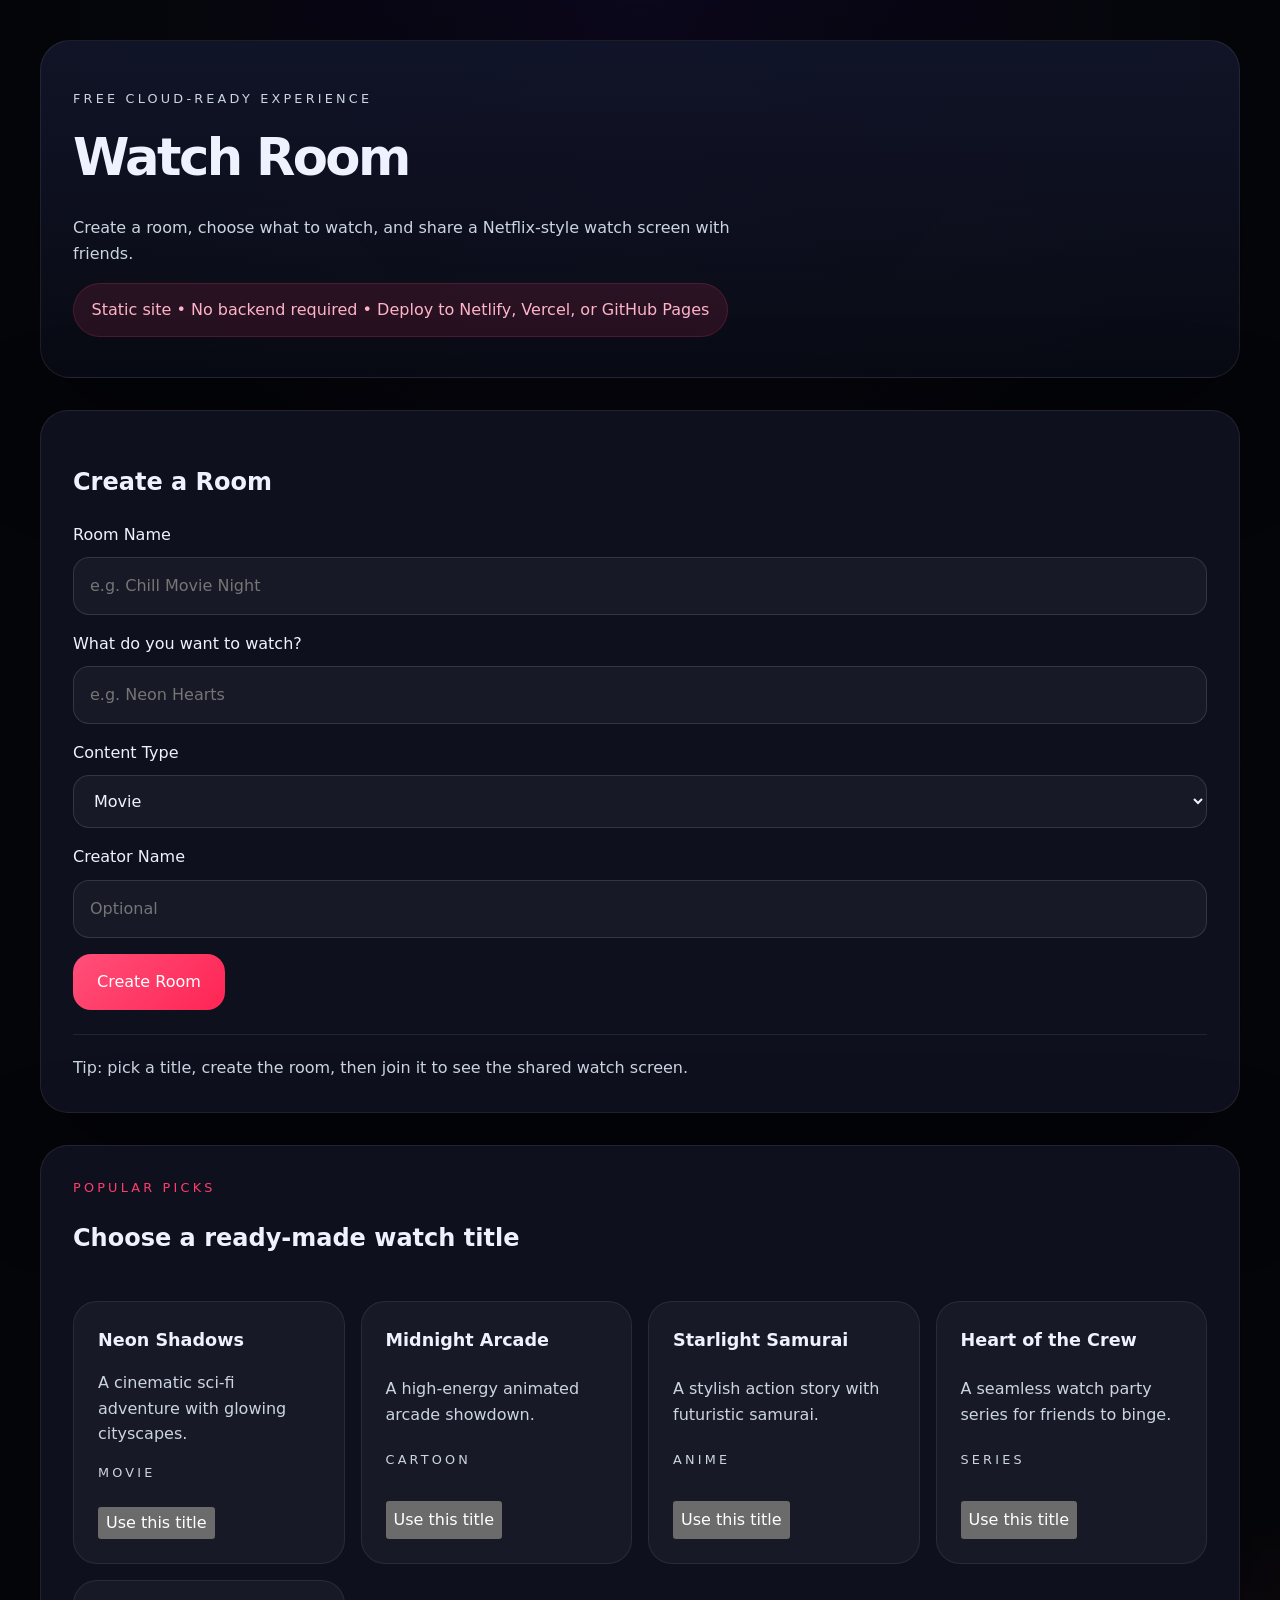
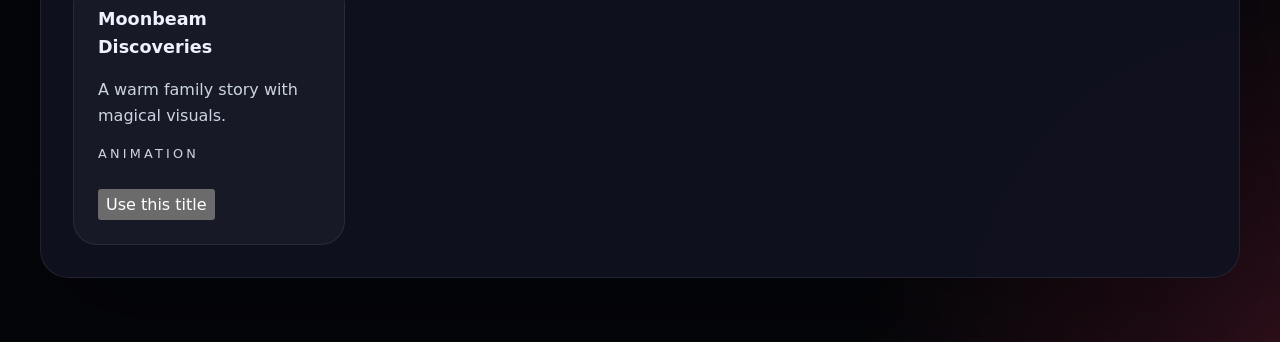
<file: index.html>
<!DOCTYPE html>
<html lang="en">
<head>
  <meta charset="UTF-8" />
  <meta name="viewport" content="width=device-width, initial-scale=1.0" />
  <title>Watch Room | Create Your Streaming Room</title>
  <link rel="stylesheet" href="styles.css" />
</head>
<body>
  <div class="app-shell">
    <header class="hero">
      <div class="hero-copy">
        <p class="eyebrow">Free cloud-ready experience</p>
        <h1>Watch Room</h1>
        <p>Create a room, choose what to watch, and share a Netflix-style watch screen with friends.</p>
      </div>
      <div class="hero-badge">Static site • No backend required • Deploy to Netlify, Vercel, or GitHub Pages</div>
    </header>

    <main>
      <section class="panel panel-form">
        <h2>Create a Room</h2>
        <form id="room-form">
          <label>
            Room Name
            <input type="text" id="room-name" placeholder="e.g. Chill Movie Night" required />
          </label>
          <label>
            What do you want to watch?
            <input type="text" id="watch-title" placeholder="e.g. Neon Hearts" required />
          </label>
          <label>
            Content Type
            <select id="content-type">
              <option>Movie</option>
              <option>Series</option>
              <option>Anime</option>
              <option>Cartoon</option>
              <option>Animation</option>
            </select>
          </label>
          <label>
            Creator Name
            <input type="text" id="creator-name" placeholder="Optional" />
          </label>
          <button type="submit" class="primary-btn">Create Room</button>
        </form>
        <div class="note">
          Tip: pick a title, create the room, then join it to see the shared watch screen.
        </div>
      </section>

      <section class="panel panel-suggestions">
        <div class="panel-heading">
          <div>
            <p class="eyebrow">Popular picks</p>
            <h2>Choose a ready-made watch title</h2>
          </div>
        </div>
        <div class="suggestion-grid" id="suggestions"></div>
      </section>

      <section class="panel panel-room hidden" id="room-view">
        <div class="room-header">
          <div>
            <p class="eyebrow">Room created</p>
            <h2 id="room-title"></h2>
            <p class="room-meta" id="room-meta"></p>
          </div>
          <button id="join-room-btn" class="secondary-btn">Join room</button>
        </div>

        <div class="watch-layout">
          <div class="watch-card">
            <div class="watch-label">Now watching</div>
            <div class="watch-title" id="watch-heading"></div>
            <div class="watch-subtitle" id="watch-subtitle"></div>
            <div class="watch-banner" id="watch-banner"></div>
          </div>

          <div class="player-panel">
            <div class="player-top">
              <div>
                <p class="eyebrow">Shared playback screen</p>
                <p id="player-status">Room is ready. Press play to preview.</p>
              </div>
              <button id="toggle-play" class="primary-btn">Play Preview</button>
            </div>
            <div class="player-frame">
              <video id="preview-video" controls preload="metadata" poster="" hidden>
                <source src="https://interactive-examples.mdn.mozilla.net/media/cc0-videos/flower.mp4" type="video/mp4" />
                Your browser does not support video playback.
              </video>
              <div class="player-placeholder" id="player-placeholder">
                <span class="player-icon">▶</span>
                <p>Movie, anime, or animation appears here when the room is live.</p>
              </div>
            </div>
          </div>
        </div>
      </section>
    </main>
  </div>

  <script src="app.js"></script>
</body>
</html>
</file>
<file: styles.css>
:root {
  color-scheme: dark;
  font-family: Inter, system-ui, -apple-system, BlinkMacSystemFont, "Segoe UI", sans-serif;
  background: #06070d;
  color: #eef2ff;
  --surface: rgba(16, 18, 32, 0.94);
  --surface-strong: rgba(11, 13, 24, 0.98);
  --accent: #ff3d6b;
  --accent-soft: rgba(255, 61, 107, 0.16);
  --border: rgba(255, 255, 255, 0.08);
  --muted: #9ca3af;
  --shadow: 0 40px 120px rgba(0, 0, 0, 0.35);
}

* {
  box-sizing: border-box;
}

html, body {
  margin: 0;
  min-height: 100%;
  background: radial-gradient(circle at top, rgba(35, 12, 89, 0.24), transparent 28%),
    radial-gradient(circle at bottom right, rgba(255, 61, 107, 0.16), transparent 18%),
    #05060a;
}

body {
  line-height: 1.6;
  color: #eef2ff;
}

button, input, select {
  font: inherit;
}

.app-shell {
  width: min(1200px, calc(100% - 2rem));
  margin: 0 auto;
  padding: 2.5rem 0 4rem;
}

.hero {
  display: grid;
  gap: 1rem;
  padding: 2rem 2rem 2.5rem;
  border: 1px solid var(--border);
  border-radius: 30px;
  background: linear-gradient(180deg, rgba(18, 22, 42, 0.92), rgba(10, 12, 22, 0.8));
  box-shadow: var(--shadow);
}

.hero-copy h1 {
  margin: 0.5rem 0 0;
  font-size: clamp(2.5rem, 4vw, 4.25rem);
  letter-spacing: -0.05em;
}

.eyebrow {
  margin: 0;
  text-transform: uppercase;
  letter-spacing: 0.25em;
  font-size: 0.8rem;
  color: var(--accent);
}

.hero-copy p {
  max-width: 70ch;
  margin: 1rem 0 0;
  color: #cbd5e1;
}

.hero-badge {
  align-self: center;
  justify-self: start;
  padding: 0.85rem 1.1rem;
  border-radius: 999px;
  background: rgba(255, 61, 107, 0.12);
  border: 1px solid rgba(255, 61, 107, 0.18);
  color: #ffb3c8;
  width: fit-content;
}

main {
  display: grid;
  gap: 2rem;
  margin-top: 2rem;
}

.panel {
  padding: 2rem;
  border-radius: 28px;
  background: var(--surface);
  border: 1px solid var(--border);
  box-shadow: var(--shadow);
}

.panel-form label,
.panel-form select,
.panel-form input {
  display: block;
  width: 100%;
}

.panel-form label {
  margin-bottom: 1rem;
}

.panel-form input,
.panel-form select {
  margin-top: 0.6rem;
  border: 1px solid rgba(255, 255, 255, 0.12);
  border-radius: 16px;
  background: rgba(255, 255, 255, 0.04);
  color: #eef2ff;
  padding: 0.95rem 1rem;
}

.primary-btn,
.secondary-btn {
  border: 0;
  border-radius: 18px;
  padding: 0.95rem 1.5rem;
  cursor: pointer;
  transition: transform 0.16s ease, box-shadow 0.16s ease, background-color 0.16s ease;
}

.primary-btn {
  background: linear-gradient(135deg, #ff4f79, #ff2554);
  color: #fff;
}

.secondary-btn {
  background: rgba(255, 255, 255, 0.08);
  color: #f8fafc;
}

.primary-btn:hover,
.secondary-btn:hover {
  transform: translateY(-1px);
}

.panel-form .note {
  margin-top: 1.5rem;
  color: #cbd5e1;
  border-top: 1px solid rgba(255, 255, 255, 0.08);
  padding-top: 1.25rem;
}

.panel-suggestions .panel-heading {
  display: flex;
  justify-content: space-between;
  align-items: baseline;
  gap: 1rem;
  margin-bottom: 1.5rem;
}

.suggestion-grid {
  display: grid;
  gap: 1rem;
  grid-template-columns: repeat(auto-fit, minmax(220px, 1fr));
}

.suggestion-card {
  padding: 1.5rem;
  border-radius: 24px;
  background: rgba(255, 255, 255, 0.04);
  border: 1px solid rgba(255, 255, 255, 0.08);
  display: grid;
  gap: 1rem;
}

.suggestion-card h3 {
  margin: 0;
  font-size: 1.1rem;
}

.suggestion-card p {
  margin: 0;
  color: #cbd5e1;
}

.suggestion-card button {
  margin-top: 0.5rem;
  width: fit-content;
}

.panel-room.hidden {
  display: none;
}

.room-header {
  display: flex;
  justify-content: space-between;
  align-items: flex-start;
  gap: 1rem;
  margin-bottom: 2rem;
}

.room-meta {
  margin: 0.5rem 0 0;
  color: #cbd5e1;
}

.watch-layout {
  display: grid;
  gap: 1.75rem;
}

.watch-card {
  padding: 2rem;
  border-radius: 28px;
  background: linear-gradient(180deg, rgba(255, 61, 107, 0.12), rgba(6, 7, 13, 0.92));
  border: 1px solid rgba(255, 255, 255, 0.08);
}

.watch-label {
  font-size: 0.85rem;
  color: var(--accent);
  text-transform: uppercase;
  letter-spacing: 0.25em;
  margin-bottom: 1rem;
}

.watch-title {
  font-size: clamp(2rem, 3vw, 3rem);
  margin: 0;
}

.watch-subtitle {
  margin: 0.75rem 0 1.5rem;
  color: #cbd5e1;
}

.watch-banner {
  min-height: 220px;
  border-radius: 24px;
  background: linear-gradient(135deg, rgba(255, 61, 107, 0.22), rgba(20, 24, 48, 0.95));
  display: grid;
  place-content: center;
  color: #f8fafc;
  text-align: center;
  font-size: 0.95rem;
  letter-spacing: 0.01em;
  padding: 1.5rem;
}

.player-panel {
  padding: 1.75rem;
  border-radius: 28px;
  background: rgba(255, 255, 255, 0.04);
  border: 1px solid rgba(255, 255, 255, 0.08);
  display: grid;
  gap: 1.5rem;
}

.player-top {
  display: flex;
  justify-content: space-between;
  gap: 1rem;
  align-items: center;
}

.player-frame {
  position: relative;
  min-height: 280px;
  border-radius: 28px;
  overflow: hidden;
  background: radial-gradient(circle at top, rgba(255, 255, 255, 0.08), transparent 30%),
    #05060a;
  border: 1px solid rgba(255, 255, 255, 0.08);
}

.player-placeholder,
#preview-video {
  position: absolute;
  inset: 0;
  width: 100%;
  height: 100%;
}

.player-placeholder {
  display: grid;
  place-content: center;
  gap: 1rem;
  text-align: center;
  color: #dbeafe;
  padding: 2rem;
}

.player-icon {
  display: inline-flex;
  align-items: center;
  justify-content: center;
  width: 76px;
  height: 76px;
  border-radius: 50%;
  background: rgba(255, 61, 107, 0.18);
  color: #fff;
  font-size: 2rem;
}

@media (min-width: 900px) {
  .watch-layout {
    grid-template-columns: 1.2fr 1fr;
  }
}

@media (max-width: 720px) {
  .app-shell {
    width: min(100%, calc(100% - 1.5rem));
  }

  .room-header {
    flex-direction: column;
    align-items: stretch;
  }
}
</file>
